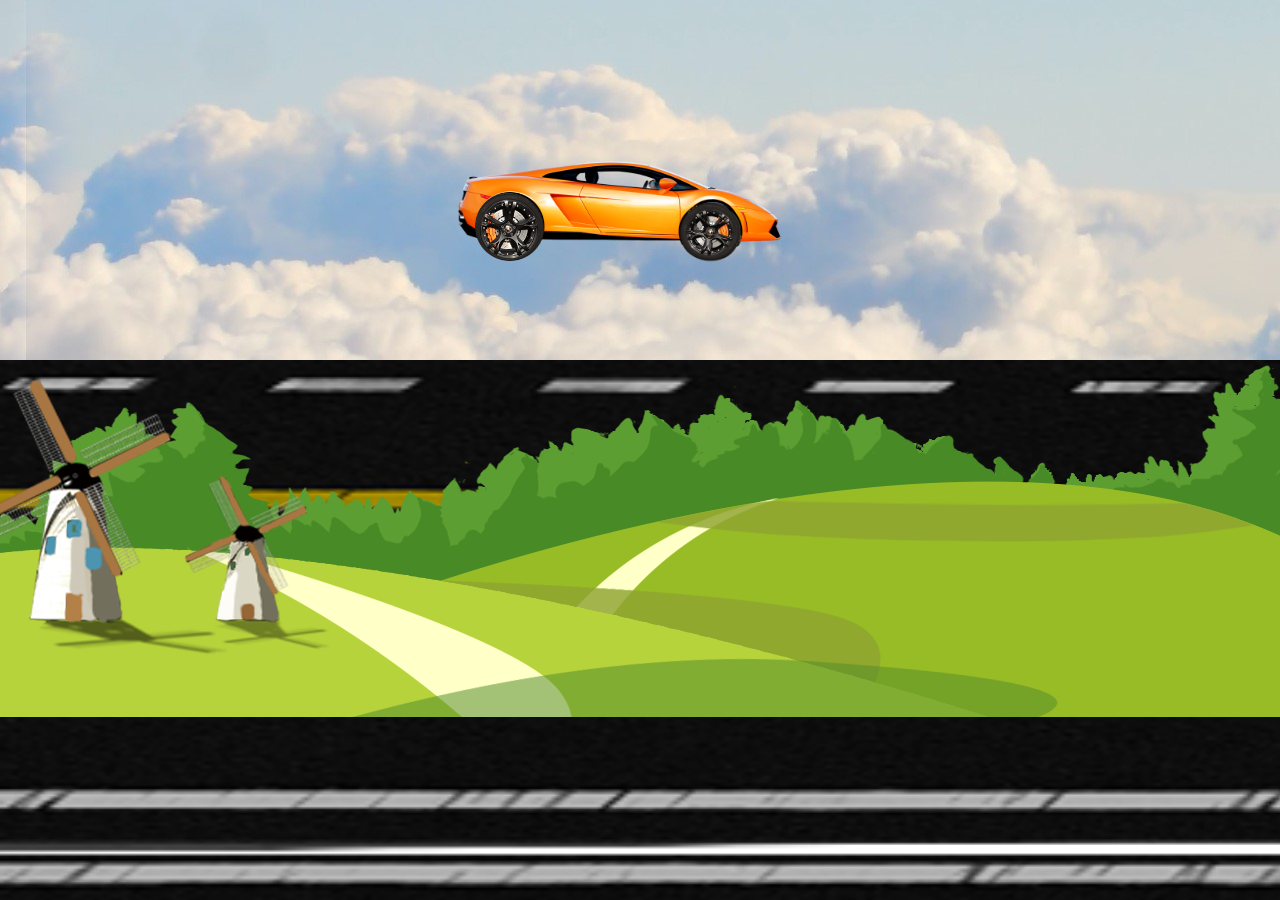
<file: index.html>
<!DOCTYPE html>
<html lang="en">
<head>
    <meta charset="UTF-8">
    <meta http-equiv="X-UA-Compatible" content="IE=edge">
    <meta name="viewport" content="width=device-width, initial-scale=1.0">
    <title>Document</title>
</head>
<style>
    *{
        padding: 0;
        margin: 0;
    }
    body{
        overflow: hidden; /* extra cheje hata deta hai boty se.....*/
    }
    .sky{

        width: 100%;
        height: 50vh;
        background-image: url(background.jpg);
        background-repeat: no-repeat;
        position: absolute; 
    }
    .track{
        height: 60vh;
        width: 800vw;
        background-image: url(track.png);
        position: absolute;
        top: 40vh;
        background-size: cover;
        animation: trackMovement 10s  linear infinite;
    }
    .trees{
        height: 100vh;
        width: 100%;
        background-image: url(trees.png);
        background-repeat:no-repeat;
        position: absolute; 
        

    }
    .cars{
        height: 100px;
        width: 400px;
        background-image: url(car_body.png);
        background-size: cover; 
        background-repeat: no-repeat;
        position: absolute;
        top: 145px;
        left: 425px;
    }
    
    .wheel1{
        width: 77px;
        position: relative;
        top: -1px;
        left: 1px;

    }
    .wheel2{
        width: 77px;
        position: relative;
        top: -179px;
        left: 1px;
    }
    
    .wheel2 img {
    width: 99px;
    position: relative;
    top: 130px;
    left: 34px;
    animation: wheelRotation linear 0.6s infinite;

    }
    .wheel1 img {
    width: 77px;
    position: relative;
    top: 49px;
    left: 246px;
    animation: wheelRotation  linear .6s infinite;
}
@keyframes wheelRotation{
    100%{
        transform: rotate(360deg);
    }
}
@keyframes trackMovement{
    100%{
         transform: translateX(-600vw); 
    }
}
</style>
<body>
    <div class="container">
        <div class="sky">
            <div class="track"></div>
            <div class="cars">
                <div class="wheel wheel1">
                    <img src="car_wheel_left.png" alt="">
                </div>
                <div class="wheel wheel2">
                    <img src="car_wheel_right.png" alt="">
                </div>
            </div>
                
            <div class="trees"></div>

        </div>
    </div>
    
<script src='ani.js'></script>
    
</body>
</html>
</file>
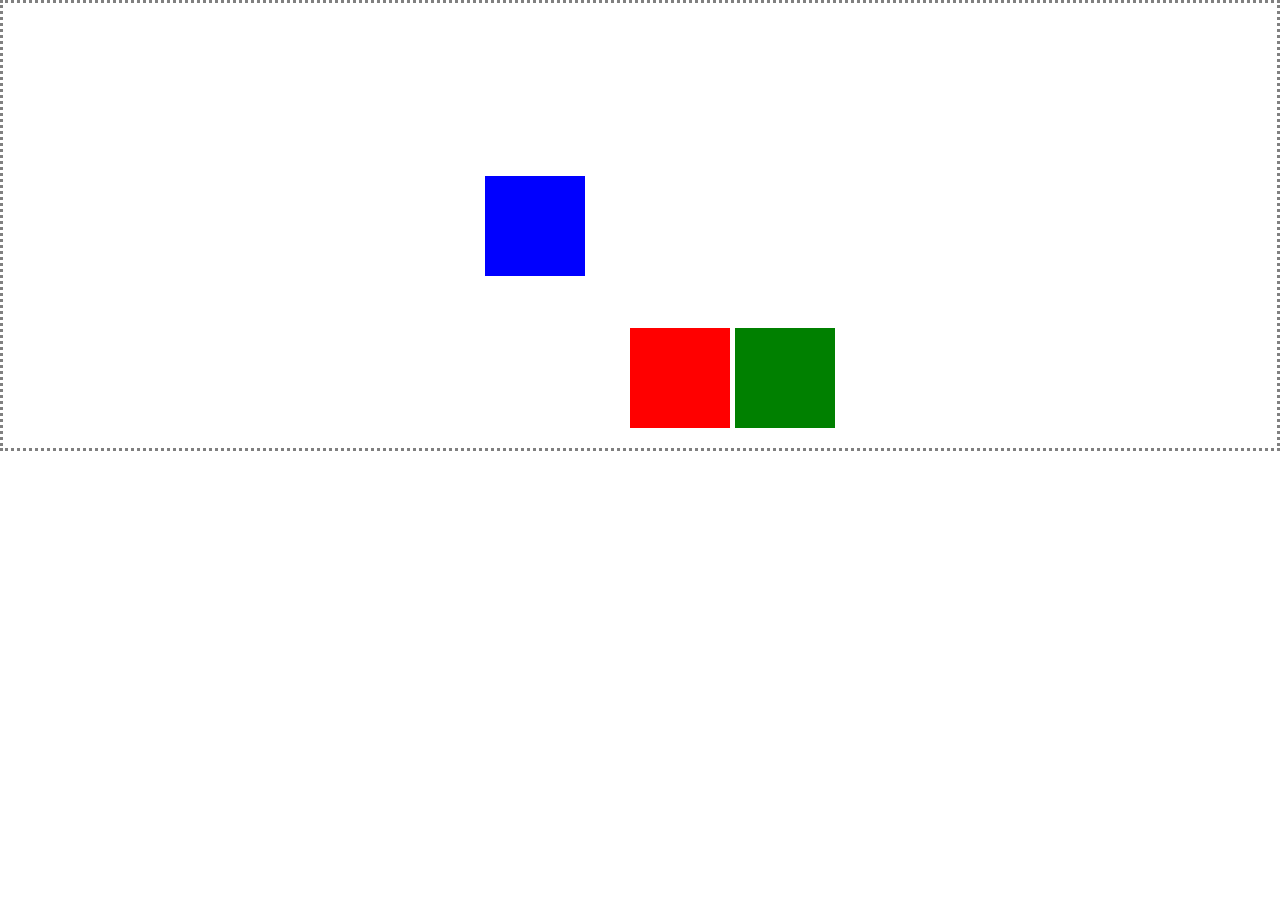
<file: new.html>
<!DOCTYPE html>
<html lang="en">
<head>
    <meta charset="UTF-8">
    <meta http-equiv="X-UA-Compatible" content="IE=edge">
    <meta name="viewport" content="width=device-width, initial-scale=1.0">
    <title>Document</title>
</head>
<style>
    *{
        padding: 0;
        margin: 0;
    }
    .re{
        display: flex;
        /* align-items: center; */
         justify-content: center; 
        padding: 20px;
        gap: 5px;
        border: grey dotted;
        height: 45vh;
        flex-direction: row-reverse;
        flex-wrap: wrap-reverse;
        /*flex-wrap: wrap-reverse;*/
        top: 40px;
    }

    .b{
        width: 100px;
        height: 100px;
        order: 2;
        align-self:center;
        /*flex-grow: 3;*/
        
        /* position: absolute; */

        background-color: blue;
        margin: 40px;
    }
    .hi{
        width: 100px;
        height: 100px;
        position: relative;
        background-color: green;
    }
    .op{
        width: 100px;
        height: 100px;
        position: relative;
        background-color: red;

    }
</style>
<body>
    <div class="re">
        <div class="b"></div>
        <div class="hi"></div>
        <div class="op"></div>
    </div>  
</body>
</html>
</file>
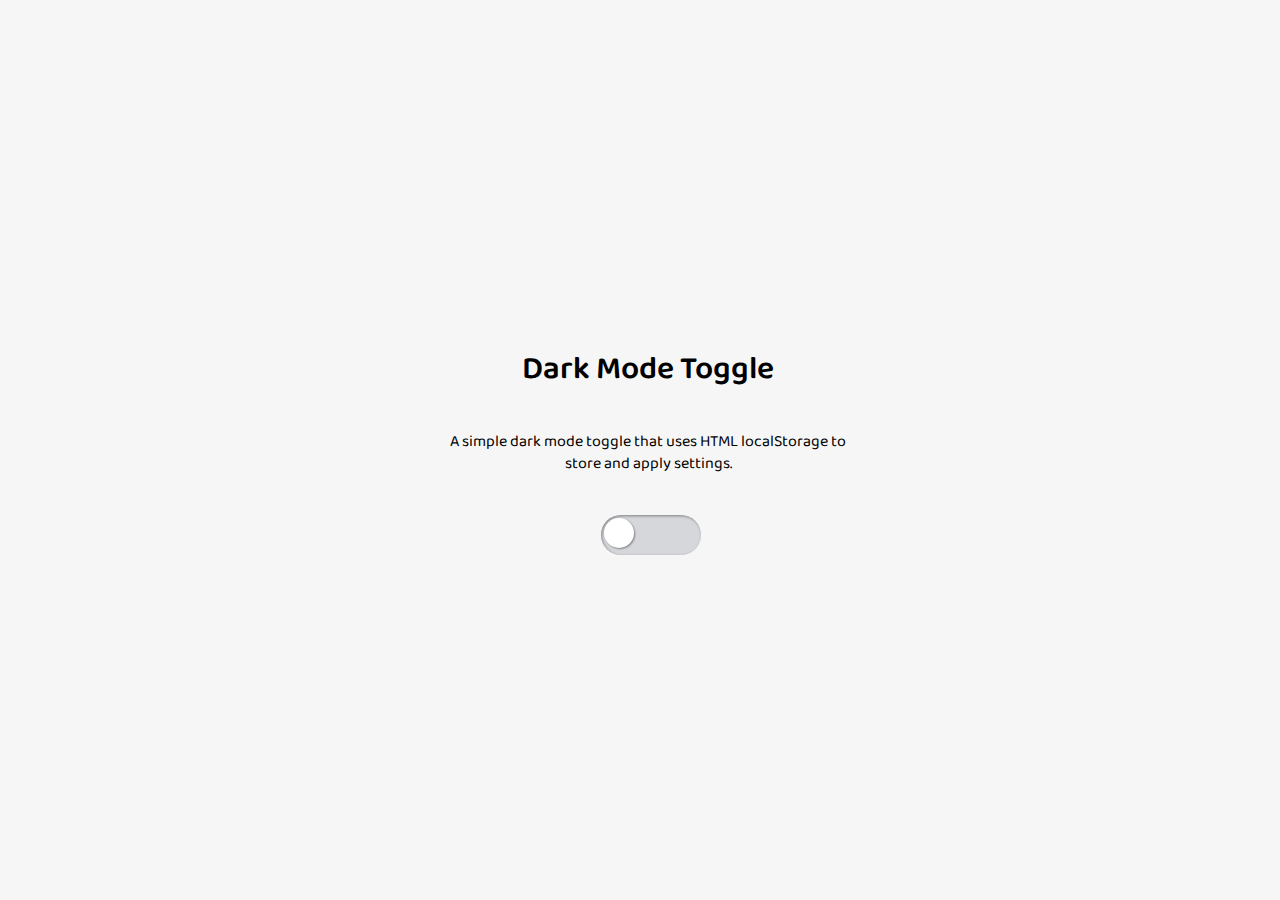
<file: Oss_shivank_singh/darkMode.html>
<!DOCTYPE html>
<html lang="en">
  <head>
    <meta charset="UTF-8" />
    <meta http-equiv="X-UA-Compatible" content="IE=edge" />
    <meta name="viewport" content="width=device-width, initial-scale=1.0" />
    <title>Document</title>
    <link rel="preconnect" href="https://fonts.googleapis.com">
    <link rel="preconnect" href="https://fonts.gstatic.com" crossorigin>
    <link href="https://fonts.googleapis.com/css2?family=Baloo+2&display=swap" rel="stylesheet">
    <style>
      

      body {
        font-family: 'Baloo 2', cursive;
        text-align: center;
        line-height: 1.4;
      }

      h1 {
        font-weight: 600;
        margin-top: 0;
      }

      .container {
        display: flex;
        flex-direction: column;
        justify-content: center;
        align-items: center;
        width: 100%;
        min-height: 100%;
        position: absolute;
        top: 0;
      }

      p {
        max-width: 420px;
      }

      a {
        color: #333;
      }

      .light-mode-button {
        background: 0;
        border: 0;
        box-sizing: border-box;
        cursor: pointer;
        height: 40px;
        width: 100px;
        position: relative;
        border: 1px solid rgba(255, 255, 255, 0);
        margin-top: 20px;
      }

      .light-mode-button:focus {
        outline: none;
      }

      .light-mode-button span:nth-child(1) {
        position: absolute;
        top: 2px;
        left: 2px;
        width: 100px;
        height: 40px;
        border-radius: 20px;
        background-color: #d6d7db;
        box-shadow: inset 1px 1px 3px 0 rgb(0 0 0 / 40%);
        transition: 0.3s;
      }

      .light-mode-button span:nth-child(2) {
        position: absolute;
        top: 5px;
        left: 5px;
        width: 30px;
        height: 30px;
        background-color: #fff;
        border-radius: 50%;
        box-shadow: 1px 1px 2px 0 rgb(0 0 0 / 40%);
        transition: 0.3s;
      }

      body {
        background-color: #f6f6f6;
        transition: background-color 0.3s;
      }

      body[light-mode="dark"] {
        background-color: #141516;
        color: #ced4e2;
      }

      body[light-mode="dark"] .light-mode-button span:nth-child(1) {
        background-color: #ced4e2;
        color: #141516;
      }

      body[light-mode="dark"] .light-mode-button span:nth-child(2) {
        left: 65px;
        background-color: #141516;
      }

      body[light-mode="dark"] a {
        color: #141516;
      }
    </style>
  </head>
  <body>
    <script>
      var app = document.getElementsByTagName("BODY")[0];
      if (localStorage.lightMode == "dark") {
        app.setAttribute("light-mode", "dark");
      }
      function toggle_light_mode() {
        var app = document.getElementsByTagName("BODY")[0];
        if (localStorage.lightMode == "dark") {
          localStorage.lightMode = "light";
          app.setAttribute("light-mode", "light");
        } else {
          localStorage.lightMode = "dark";
          app.setAttribute("light-mode", "dark");
        }
      }

      window.addEventListener(
        "storage",
        function () {
          if (localStorage.lightMode == "dark") {
            app.setAttribute("light-mode", "dark");
          } else {
            app.setAttribute("light-mode", "light");
          }
        },
        false
      );
    </script>

    <div class="container">
      <h1>Dark Mode Toggle</h1>
      <p>
        A simple dark mode toggle that uses HTML localStorage to store and apply
        settings.
      </p>
      
      <button
        class="light-mode-button"
        aria-label="Toggle Light Mode"
        onclick="toggle_light_mode()"
      >
        <span></span>
        <span></span>
      </button>
    </div>
  </body>
</html>
</file>
